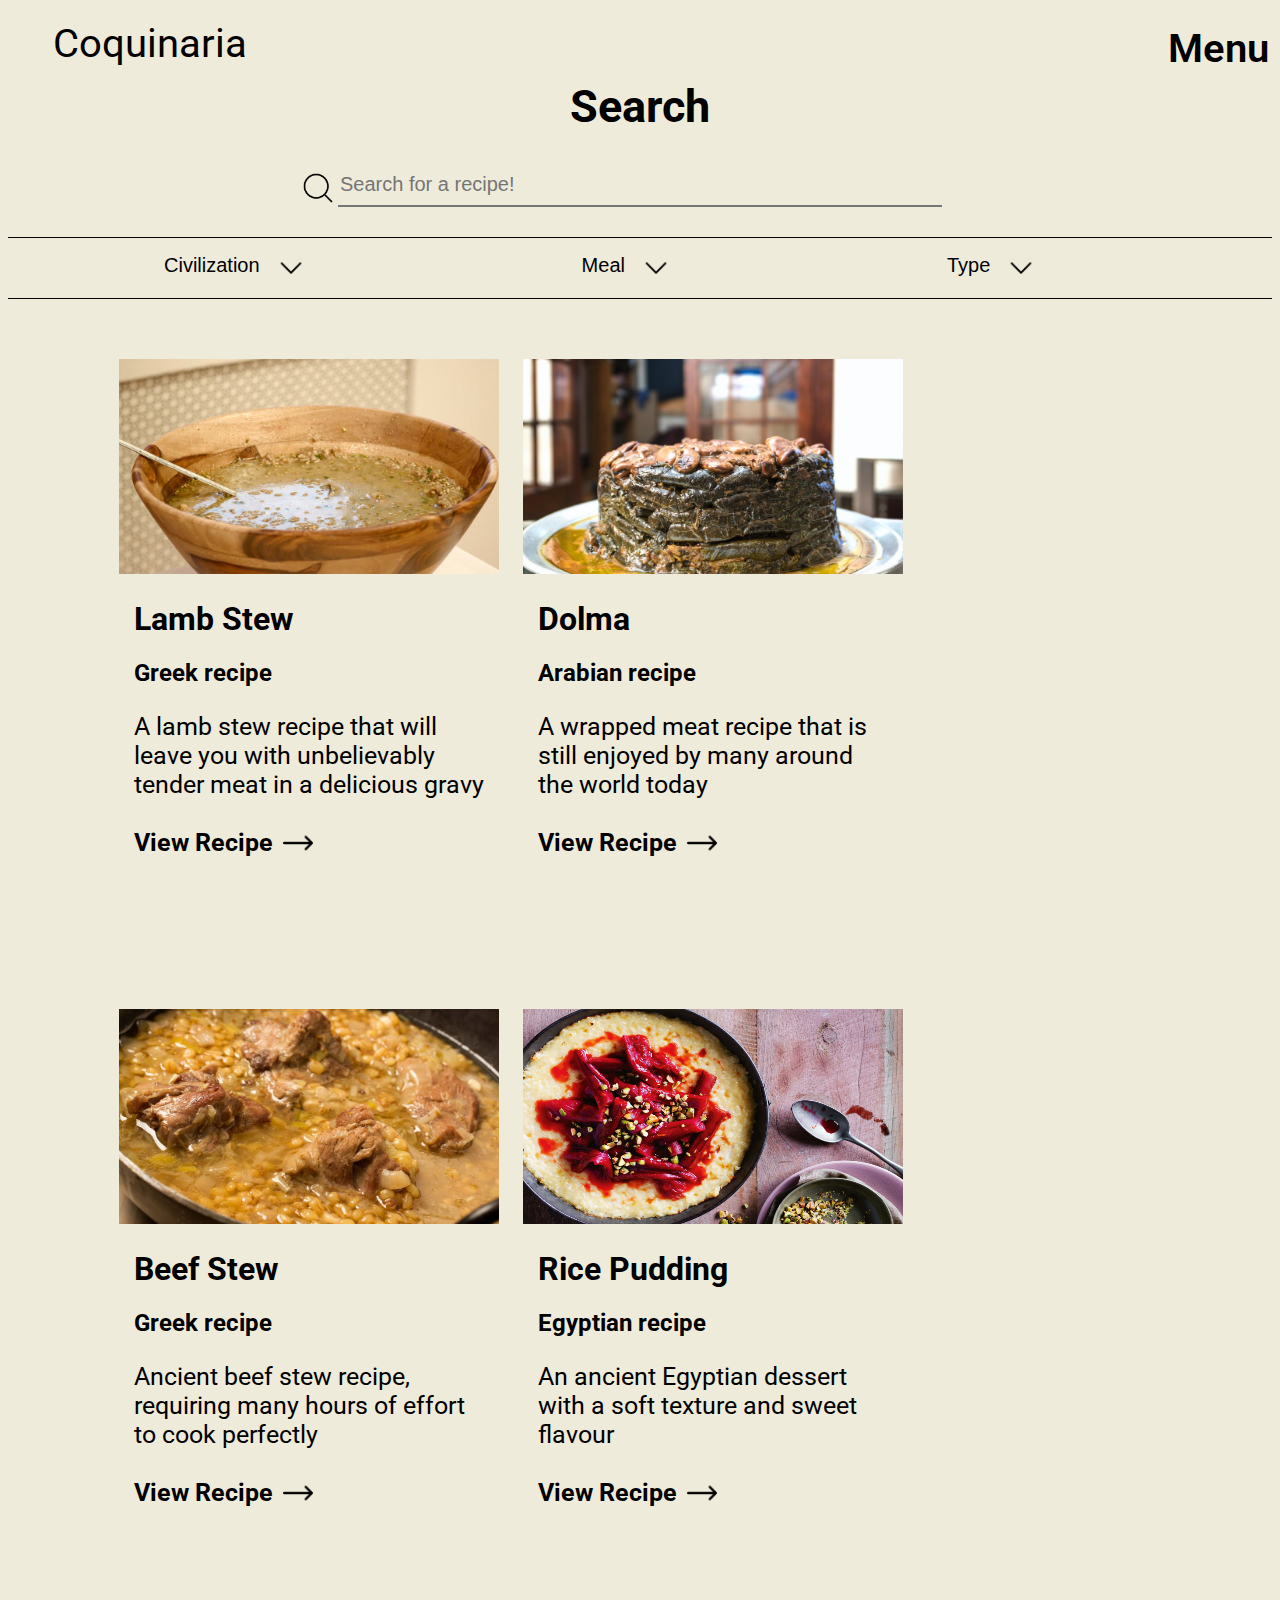
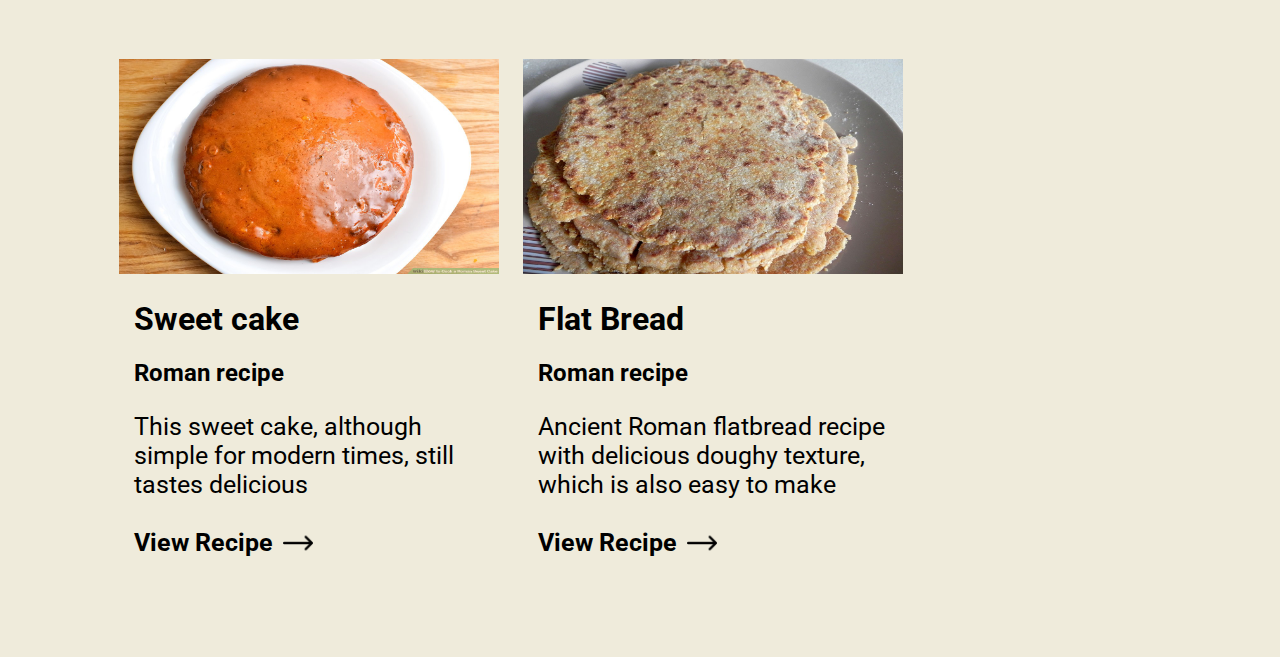
<file: index.html>
<!DOCTYPE html>
<head>
    <title>Recipes Website</title>
    <link rel="stylesheet" href="assets/css/index.css">
    <link rel="preconnect" href="https://fonts.googleapis.com">
    <link rel="preconnect" href="https://fonts.gstatic.com" crossorigin>
    <link href="https://fonts.googleapis.com/css2?family=Roboto:wght@300&display=swap" rel="stylesheet">
</head>
<body>
    <div class="navbar">
        <p>Coquinaria</p>
        <a id="menu_txt">Menu</a>
        <img id="menu_icon" src="assets/images/menu.png">
    </div>
    
    <div class="search">
        <h1>Search</h1>
        <img src="assets/images/magnifying-glass.png">
        <input placeholder="Search for a recipe!" type="text">
    </div>

    <div class="filters">
        <div class="dropdown">
            <button class="dropbtn">Civilization</button>
            <img src="assets/images/down-arrow.png">
            <div class="dropdown-content">
              <a href="#">Roman</a>
              <a href="#">Mesopotamia</a>
              <a href="#">Greek</a>
            </div>
          </div>

          <div class="dropdown">
            <button class="dropbtn">Meal</button>
            <img src="assets/images/down-arrow.png">
            <div class="dropdown-content">
              <a href="#">Breakfast</a>
              <a href="#">Lunch</a>
              <a href="#">Dinner</a>
              <a href="#">Snack</a>
            </div>
          </div>

          <div class="dropdown">
            <button class="dropbtn">Type</button>
            <img src="assets/images/down-arrow.png">
            <div class="dropdown-content">
              <a href="#">Dessert</a>
              <a href="#">Meat</a>
              <a href="#">Dough</a>
              <a href="#">Soup</a>
            </div>
          </div>

          <div class="dropdown">
            <button class="dropbtn">More</button>
            <img src="assets/images/down-arrow.png">
            <div class="dropdown-content">
              <a href="#">Unusual cuisine</a>
              <a href="#">Cheap</a>
              <a href="#">Easy</a>
            </div>
          </div>
    </div>
    <div class="recipes">
        <div class="recipe">
            <img class="recipe_img" src="assets/images/lamb stew.jpg">
            <h1>Lamb Stew</h1>
            <h2>Greek recipe</h2>
            <div class="padd">
            <p>A lamb stew recipe that will leave you with unbelievably tender meat in a delicious gravy</p>
            </div>
            <a href="./recipe.html"><strong>View Recipe</strong></a>
            <img class="right_arrow" src="assets/images/right-arrow.png">
        </div>
        <div class="recipe">
            <img class="recipe_img" src="assets/images/dolma.jpg">
            <h1>Dolma</h1>
            <h2>Arabian recipe</h2>
            <div class="padd">
            <p>A wrapped meat recipe that is still enjoyed by many around the world today</p>
            </div>
            <a href="./recipe.html"><strong>View Recipe</strong></a>
            <img class="right_arrow" src="assets/images/right-arrow.png">
        </div>
        <div class="recipe">
            <img class="recipe_img" src="assets/images/beef stew.jpg">
            <h1>Beef Stew</h1>
            <h2>Greek recipe</h2>
            <div class="padd">
            <p>Ancient beef stew recipe, requiring many hours of effort to cook perfectly</p>
            </div>
            <a href="./recipe.html"><strong>View Recipe</strong></a>
            <img class="right_arrow" src="assets/images/right-arrow.png">
        </div>

        <div class="recipe">
            <img class="recipe_img" src="assets/images/rice pudding.jpeg">
            <h1>Rice Pudding</h1>
            <h2>Egyptian recipe</h2>
            <div class="padd">
            <p>An ancient Egyptian dessert with a soft texture and sweet flavour</p>
            </div>
            <a href="./recipe.html"><strong>View Recipe</strong></a>
            <img class="right_arrow" src="assets/images/right-arrow.png">
        </div>
        <div class="recipe">
            <img class="recipe_img" src="assets/images/roman sweet cake.jpg">
            <h1>Sweet cake</h1>
            <h2>Roman recipe</h2>
            <div class="padd">
                <p>This sweet cake, although simple for modern times, still tastes delicious</p>
            </div>
            <a href="./recipe.html"><strong>View Recipe</strong></a>
            <img class="right_arrow" src="assets/images/right-arrow.png">
        </div>
        <div class="recipe">
            <img class="recipe_img" src="assets/images/Roman flat bread.jpg">
            <h1>Flat Bread</h1>
            <h2>Roman recipe</h2>
            <div class="padd">
            <p>Ancient Roman flatbread recipe with delicious doughy texture, which is also easy to make</p>
            </div>
            <a href="./recipe.html"><strong>View Recipe</strong></a>
            <img class="right_arrow" src="assets/images/right-arrow.png">
        </div>
    </div>
</body>
</file>
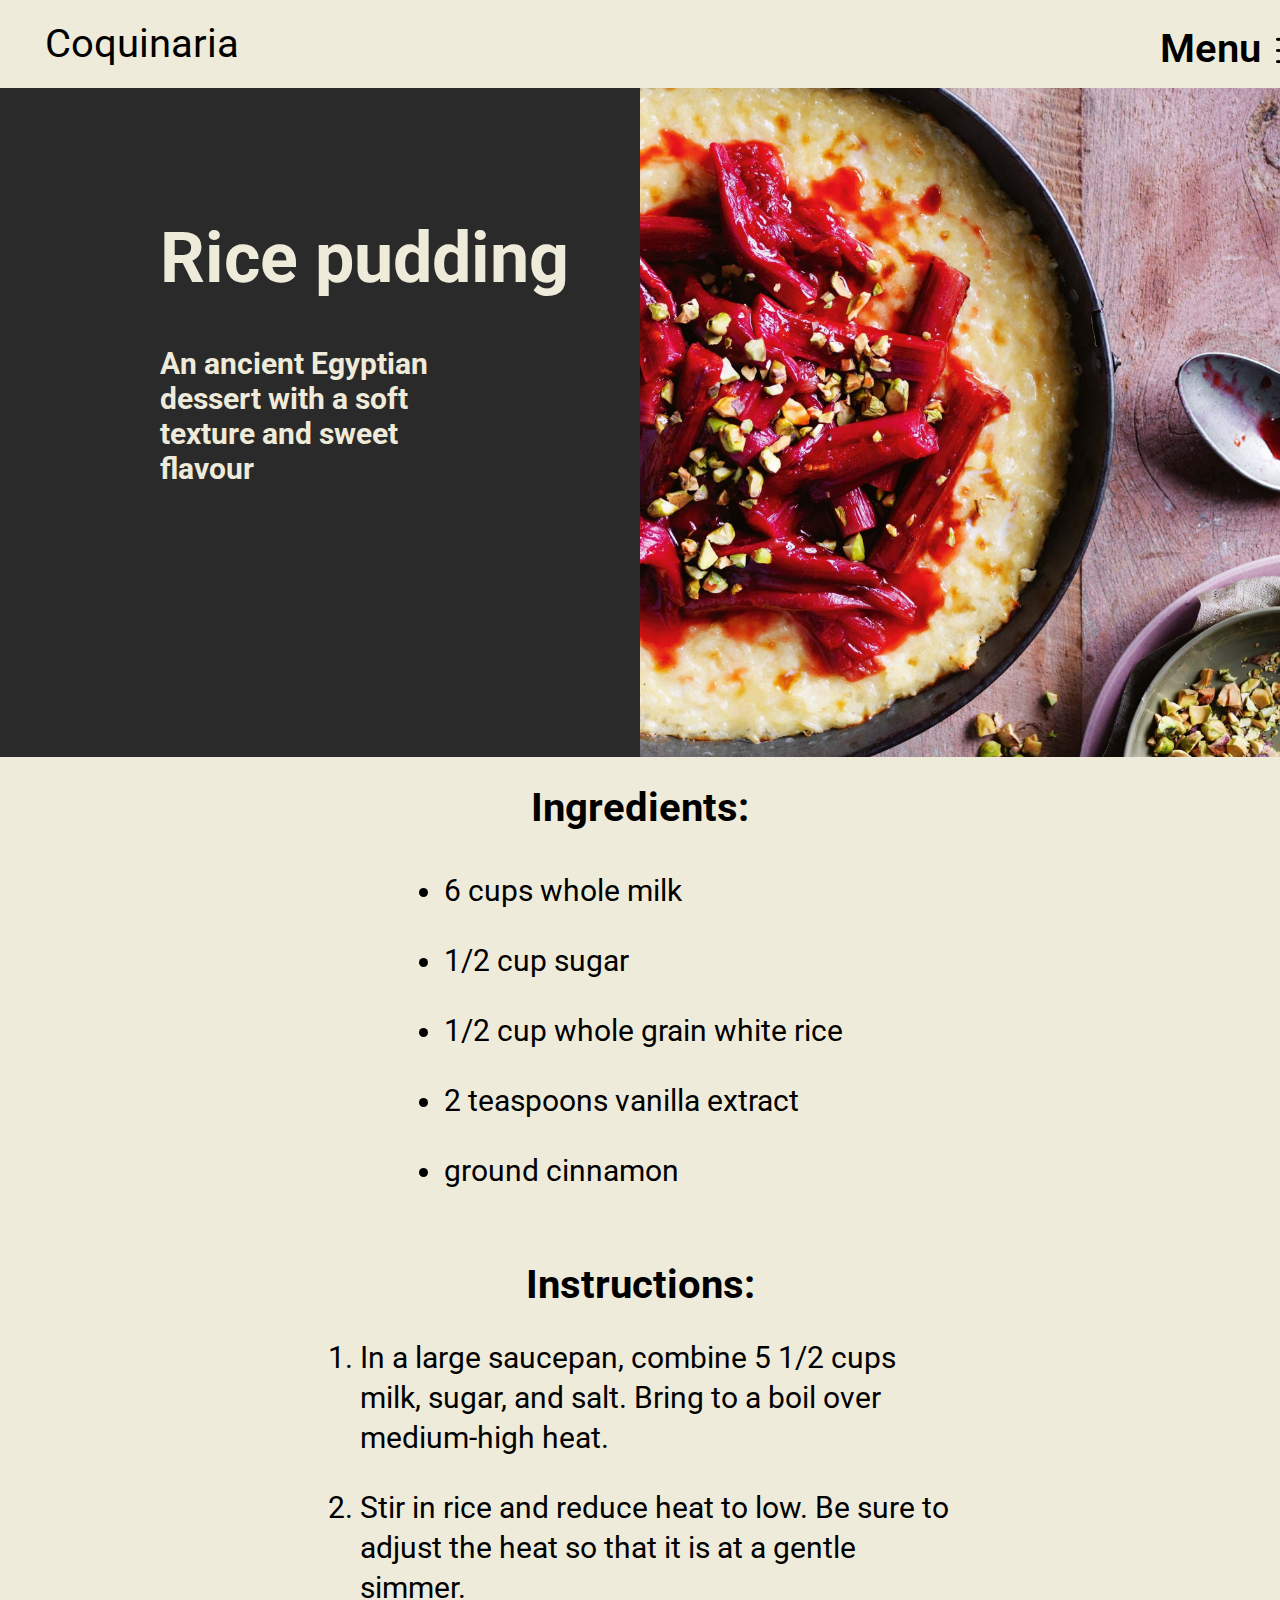
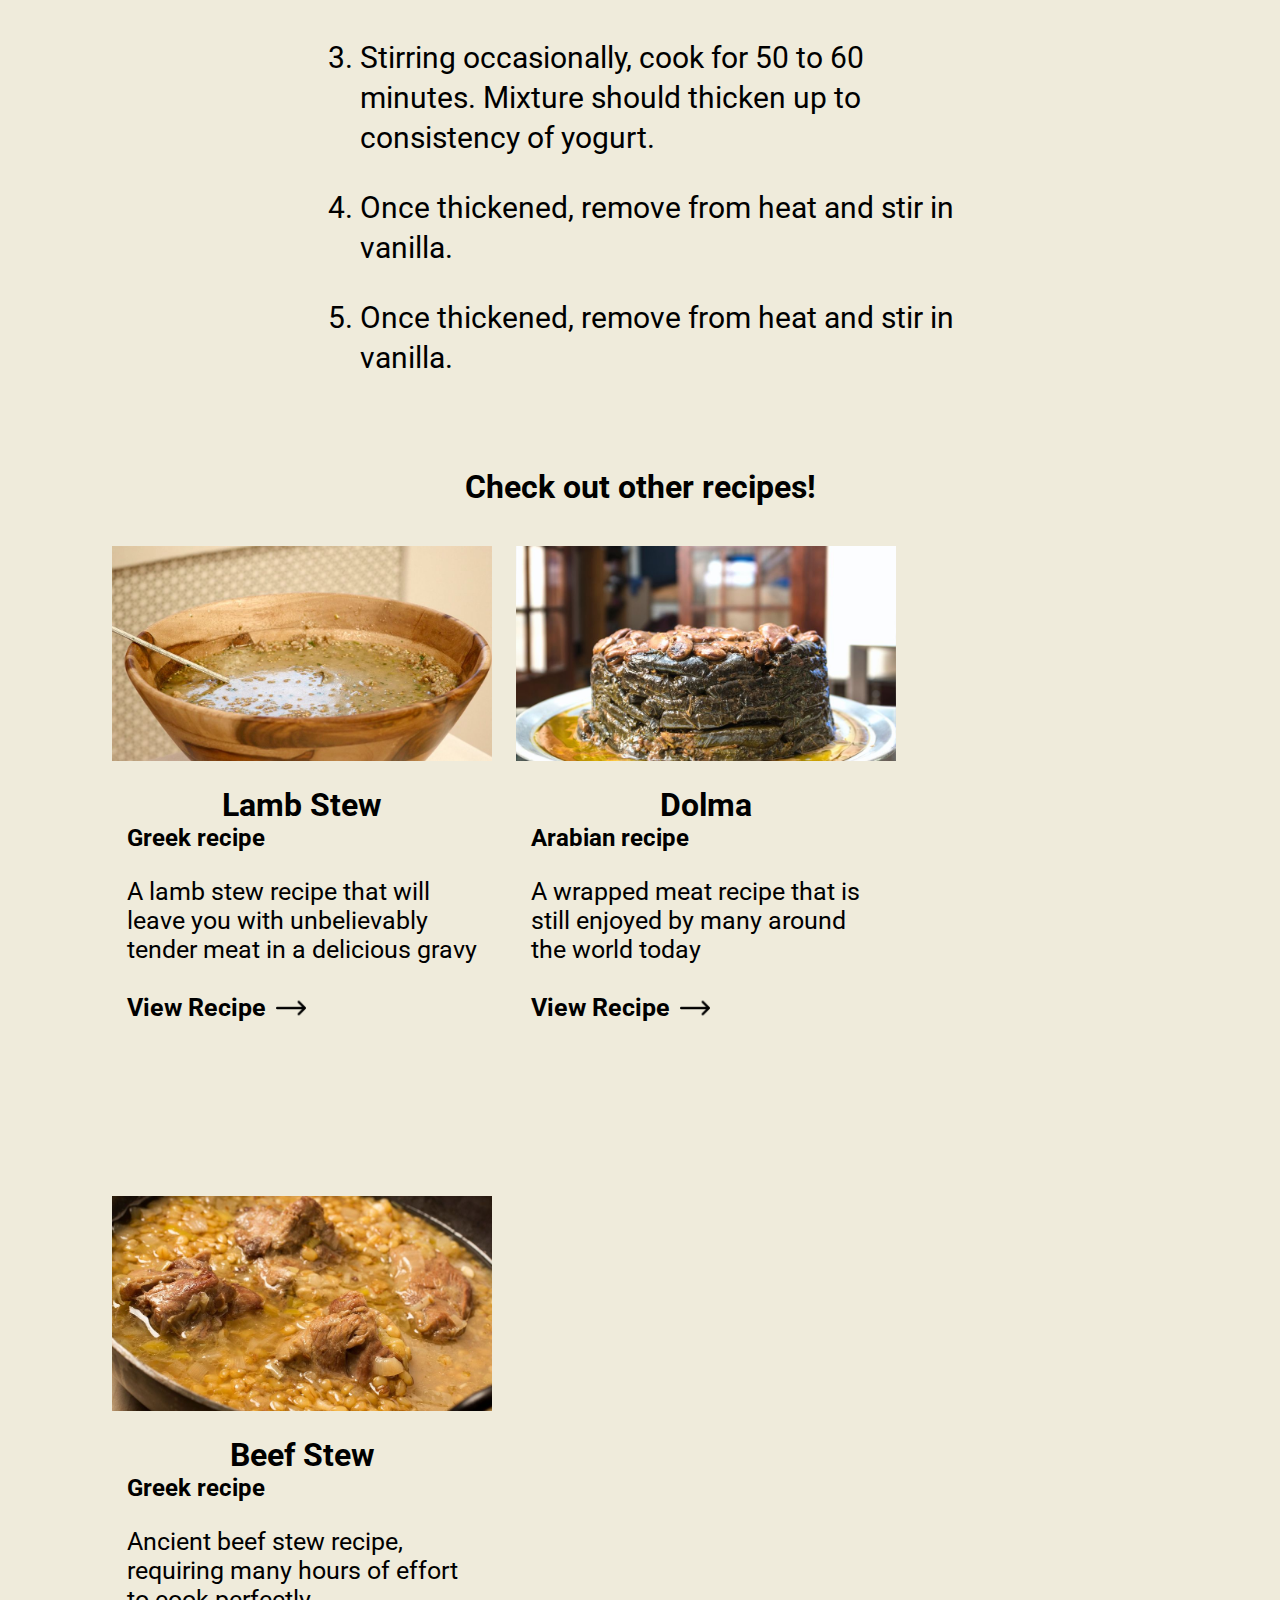
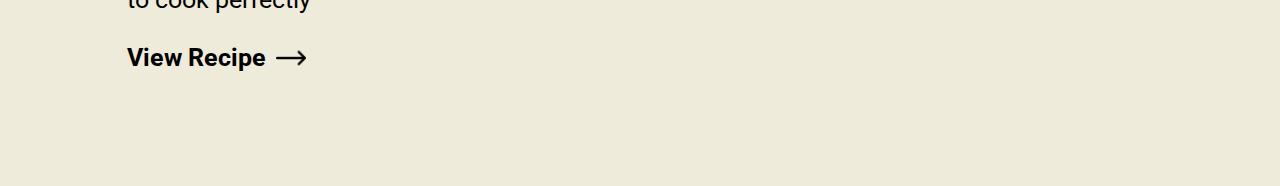
<file: recipe.html>
<!DOCTYPE html>
<head>
    <title>Recipes Website</title>
    <link rel="stylesheet" href="assets/css/recipe.css">
    <link rel="stylesheet" href="assets/css/index.css">
    <link rel="preconnect" href="https://fonts.googleapis.com">
    <link rel="preconnect" href="https://fonts.gstatic.com" crossorigin>
    <link href="https://fonts.googleapis.com/css2?family=Roboto:wght@300&display=swap" rel="stylesheet">
</head>
<body>
    <div class="navbar">
        <p><a href="./index.html">Coquinaria</a></p>
        <a id="menu_txt">Menu</a>
        <img id="menu_icon" src="assets/images/menu.png">
    </div>
    <div class="left-box">
        <h1>Rice pudding</h1>
        <h2>An ancient Egyptian dessert with a soft texture and sweet flavour</h2>
    </div>
    <img id="recipe-img" src="assets/images/rice pudding.jpeg">
    <div class="ingredients">
        <h1>Ingredients:</h1>
        <ul>
            <li>6 cups whole milk</li>
            <li>1/2 cup sugar</li>
            <li>1/2 cup whole grain white rice</li>
            <li>2 teaspoons vanilla extract</li>
            <li>ground cinnamon</li>
        </ul>
    </div>
    <div class="instructions">
        <h1>Instructions:</h1>
        <ol>
            <li>In a large saucepan, combine 5 1/2 cups milk, sugar, and salt. Bring to a boil over medium-high heat.</li>
            <li>Stir in rice and reduce heat to low. Be sure to adjust the heat so that it is at a gentle simmer.</li>
            <li>Stirring occasionally, cook for 50 to 60 minutes. Mixture should thicken up to consistency of yogurt.</li>
            <li>Once thickened, remove from heat and stir in vanilla.</li>
            <li>Once thickened, remove from heat and stir in vanilla.</li>
        </ol>
    </div>
    <div class="other">
        <h1>Check out other recipes!</h1>
        <div class="recipes">
            <div class="recipe">
                <img class="recipe_img" src="assets/images/lamb stew.jpg">
                <h1>Lamb Stew</h1>
                <h2>Greek recipe</h2>
                <div class="padd">
                <p>A lamb stew recipe that will leave you with unbelievably tender meat in a delicious gravy</p>
                </div>
                <strong>View Recipe</strong>
                <img class="right_arrow" src="assets/images/right-arrow.png">
            </div>
            <div class="recipe">
                <img class="recipe_img" src="assets/images/dolma.jpg">
                <h1>Dolma</h1>
                <h2>Arabian recipe</h2>
                <div class="padd">
                <p>A wrapped meat recipe that is still enjoyed by many around the world today</p>
                </div>
                <strong>View Recipe</strong>
                <img class="right_arrow" src="assets/images/right-arrow.png">
            </div>
            <div class="recipe">
                <img class="recipe_img" src="assets/images/beef stew.jpg">
                <h1>Beef Stew</h1>
                <h2>Greek recipe</h2>
                <div class="padd">
                <p>Ancient beef stew recipe, requiring many hours of effort to cook perfectly</p>
                </div>
                <strong>View Recipe</strong>
                <img class="right_arrow" src="assets/images/right-arrow.png">
            </div>
        </div>
    </div>
</body>
</file>
<file: assets/css/index.css>
body{
    background-color: rgb(239, 235, 219);
    font-family: "Roboto";
    overflow: hidden scroll;
}

a {
    text-decoration: none;
    color: black;
}
.navbar {
    font-family: "Roboto";
    font-size: 40px;
    display: flex;
    position: fixed;
    margin-top: -20px;
    margin-left: 0px;
    padding-left: 20px;
    padding-bottom: 20px;
    top: 0;
    width: 100%;
    background-color: rgb(239, 235, 219);
    height: 88px;
    z-index: 5;
}

#menu_txt{
    margin-left: 70%;
    margin-top: 45px;
    font-weight: 600;
}

#menu_icon {
    height: 35px;
    width: 35px;
    margin-top: 53px;
    margin-left: 15px;
}

.search {
    margin-top: 80px;
    margin-left: auto;
    align-items: center;
    text-align: center;
}

.search h1 {
    font-size: 45px;
}

.search input {
    background: transparent;
    height: 40px;
    width: 600px;
    border-top: none;
    border-right: none;
    border-left: none;
    font-size: 20px;
    outline: none;
}

.search img {
    position: absolute;
    height: 40px;
    width: 40px;
    margin-top: 5px;
    margin-left: -40px;
}

.filters {
    margin-top: 20px;
    display: flex;
    align-items: center;
    border-top: solid 1px;
    border-bottom: solid 1px;
    font-size: 20px;
    margin-top: 30px;
    height: 60px;
}

.dropbtn {
    background-color: transparent;
    color: black;
    padding: 16px;
    font-size: 20px;
    border: none;
    margin-right: 150px;
    margin-left: 140px;
  }
  
.dropdown {
    position: relative;
    display: inline-block;
    height: 60px;
}

  
.dropdown-content {
    display: none;
    position: absolute;
    border: solid 1px;
    background-color: rgb(239, 235, 219);
    min-width: 160px;
    box-shadow: 0px 8px 16px 0px rgba(0,0,0,0.2);
    z-index: 1;
    width: 200px;
    margin-right: 150px;
    margin-left: 140px;
    margin-top: 3px;
  }
  
.dropdown-content a {
    color: black;
    padding: 12px 16px;
    text-decoration: none;
    display: block;
  }
  
.dropdown-content a:hover {background-color: #ddd;}
  
.dropdown:hover .dropdown-content {display: block;}

.filters img {
    width: 30px;
    height: 30px;
    position: absolute;
    margin-left: -150px;
    margin-top: 15px;
}

.recipes {
    margin-left: 8%;
    margin-right: 8%;
}

.recipe {
    margin-top: 50px;
    background-color: rgb(239, 235, 219);
    width: 400px;
    height: 600px;
    align-items: center;
    justify-content: center;
    display: inline-block;
    transition: background-color 0.7s ease;
}

.recipe:hover {
    background-color: rgb(252, 182, 52);
}

.recipe_img {
    width: 380px;
    height: 215px;
    margin-left: 10px;
    margin-top: 10px;
}

.right_arrow {
    position: absolute;
    width: 30px;
    height: 30px;
    margin-top: 0px;
    margin-left: -15px;
}

.recipe h1, h2, p, strong {
    margin-left: 25px;
    margin-right: 25px;
}

.recipe p, strong {
    font-size: 25px;
}

.padd {
    height: 116px;
}
</file>
<file: assets/css/recipe.css>
body{
    background-color: rgb(239, 235, 219);
    font-family: "Roboto";
    overflow: hidden scroll;
    padding:0;
    margin:0;
}

.left-box{
    left: 0;
    margin-top: 57px;
    height: 700px;
    width: 50%;
    background-color: rgb(42, 42, 42);
}

.left-box h1 {
    color: rgb(239, 235, 219);
    font-size: 70px;
    padding-top: 25%;
    margin-left: 25%;
}
.left-box h2 {
    color: rgb(239, 235, 219);
    font-size: 30px;
    margin-left: 25%;
    margin-right: 25%;
}

#recipe-img{
    object-fit: cover;
    position: absolute;
    margin-left: 50%;
    top: 57px;
    height: 700px;
    width: 50%;
}

.ingredients h1 {
    display: flex;
    justify-content: center;
    font-size: 40px;
}

.ingredients ul, li {
    margin-left: 20%;
    font-size: 40px;
    line-height: 80px;
}

.instructions h1 {
    display: flex;
    justify-content: center;
    font-size: 40px;
}

.instructions ol, li {
    padding-bottom: 30px;
    margin-right: 15%;
    margin-left: 15%;
    font-size: 30px;
    line-height: 40px;
}

.other h1 {
    display: flex;
    justify-content: center;
    text-align: center;
    margin-bottom: -20px;
}
</file>
